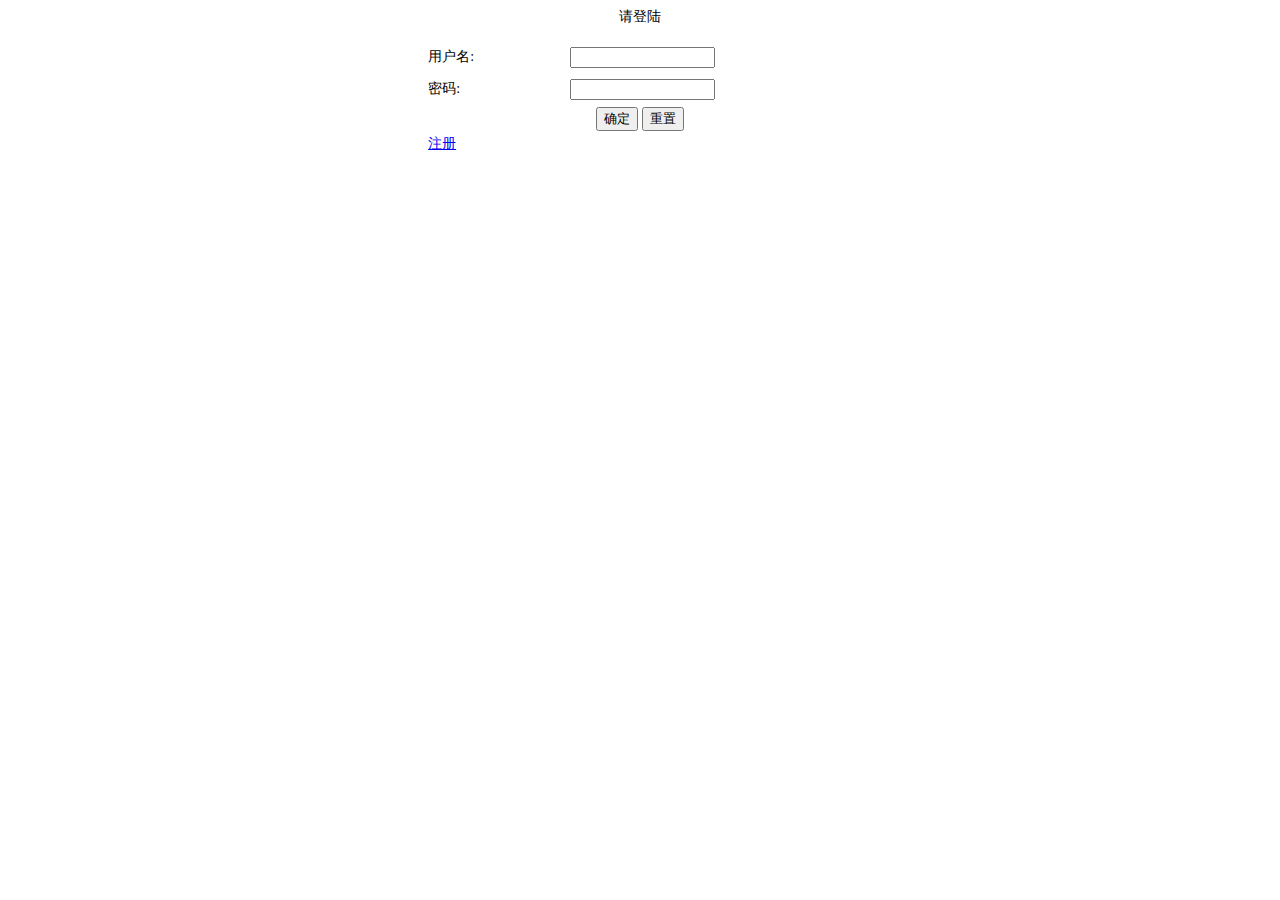
<file: index.html>
<!-- #include file="conn.asp" -->

<!-- http://blog.sina.com.cn/fuqun0409 -->
<html>
<head>
<meta http-equiv="Content-Type" content="text/html; charset=gb2312">
<title>��Ա</title>
<style type="text/css">
<!--
body,td,th {
 font-family: ����;
 font-size: 14px;
}
-->
</style>
</head>
<body>
<center>
<p>���½</p>
<form name="form1" method="post" action="login.asp">
<table width="34%" border="0">
<tr>
<td width="33%" height="30">�û���:</td>
<td width="67%" height="30"><input name="username" type="text" id="username" size="15"></td>
</tr>
<tr>
<td height="30">����:</td>
<td height="30"><input name="password" type="password" id="password" size="15"></td>
</tr>
<tr>
<td colspan="2" align="center"><input type="submit" name="Submit" value="ȷ��">
<input type="reset" name="Submit" value="����"></td>
</tr>
<tr>
<td colspan="2"><a href="reg.asp" target="_self">ע��</a></td>
</tr>
</table>
</form>
</center>
</body>
</html>
</file>
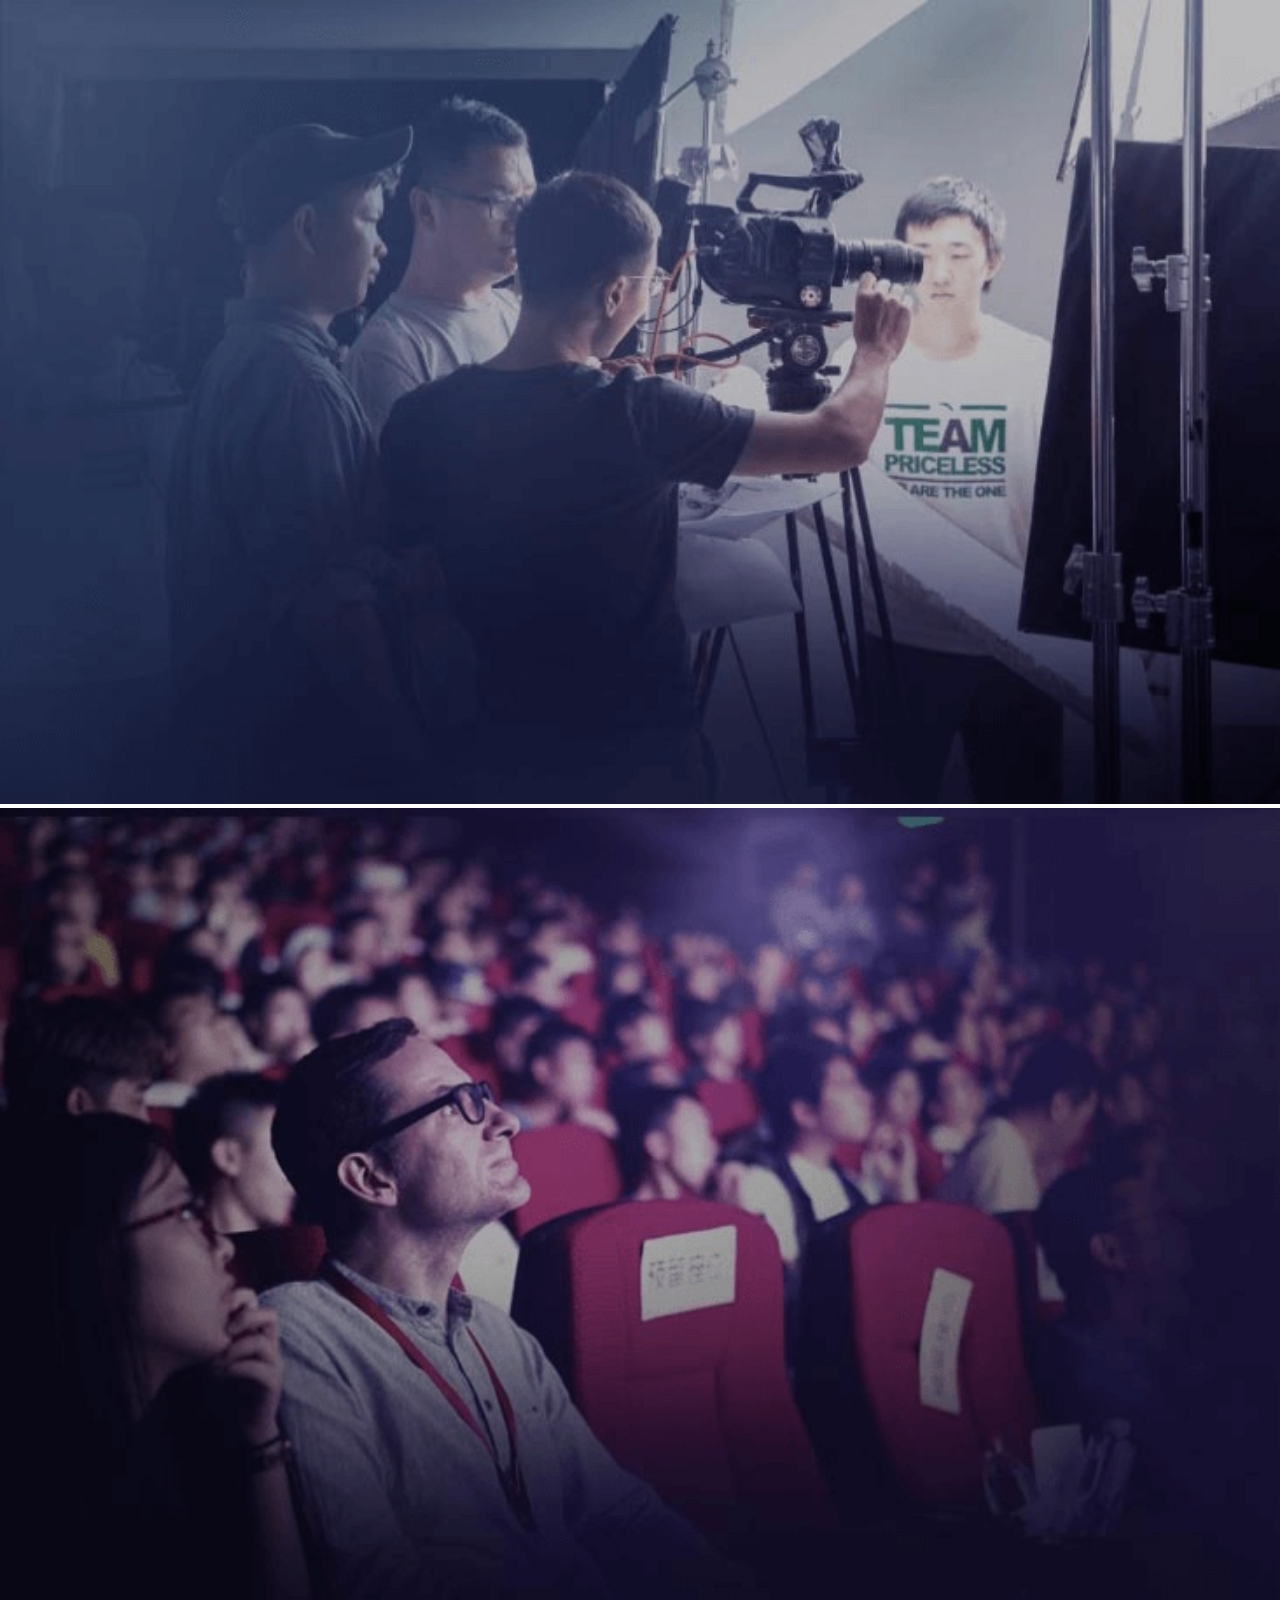
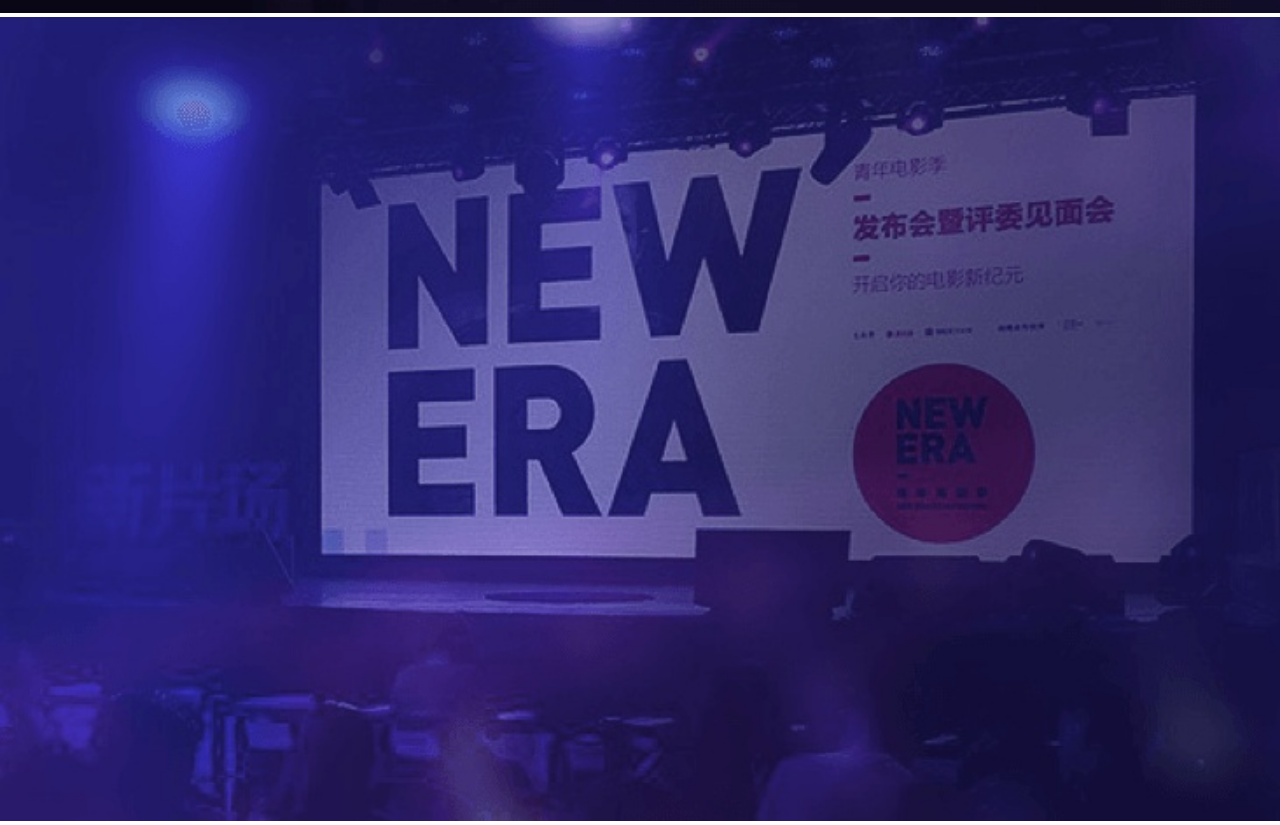
<file: TTTT.html>
<!DOCTYPE html>
<html>
<head>
<meta http-equiv="Content-Type" content="text/html; charset=utf-8" />
<title>无标题文档</title>
<style type="text/css">
#tab { overflow:hidden; width:100%; height:100%; position:relative; float:left;}

 
</style>
<script>
    window.onload = function(){//预加载
     
        var images = document.getElementsByTagName('img');
        var pos = 0;//单独展示
        var len = images.length;
         
        setInterval(function(){//定时调用
         
            images[pos].style.display = 'none';
            pos = ++pos == len ? 0 : pos;
            images[pos].style.display = 'inline';
         
        },3000);
         
    };
</script>
 
</head>
 
<body style="margin: 0;padding: 0;">
<div id="tab">
    <img src="1.jpg" width="100%" height="100%"/>
    <img src="2.jpg" width="100%" height="100%"/>
    <img src="3.jpg" width="100%" height="100%"/>
</div>
</body>
</html>
</file>
